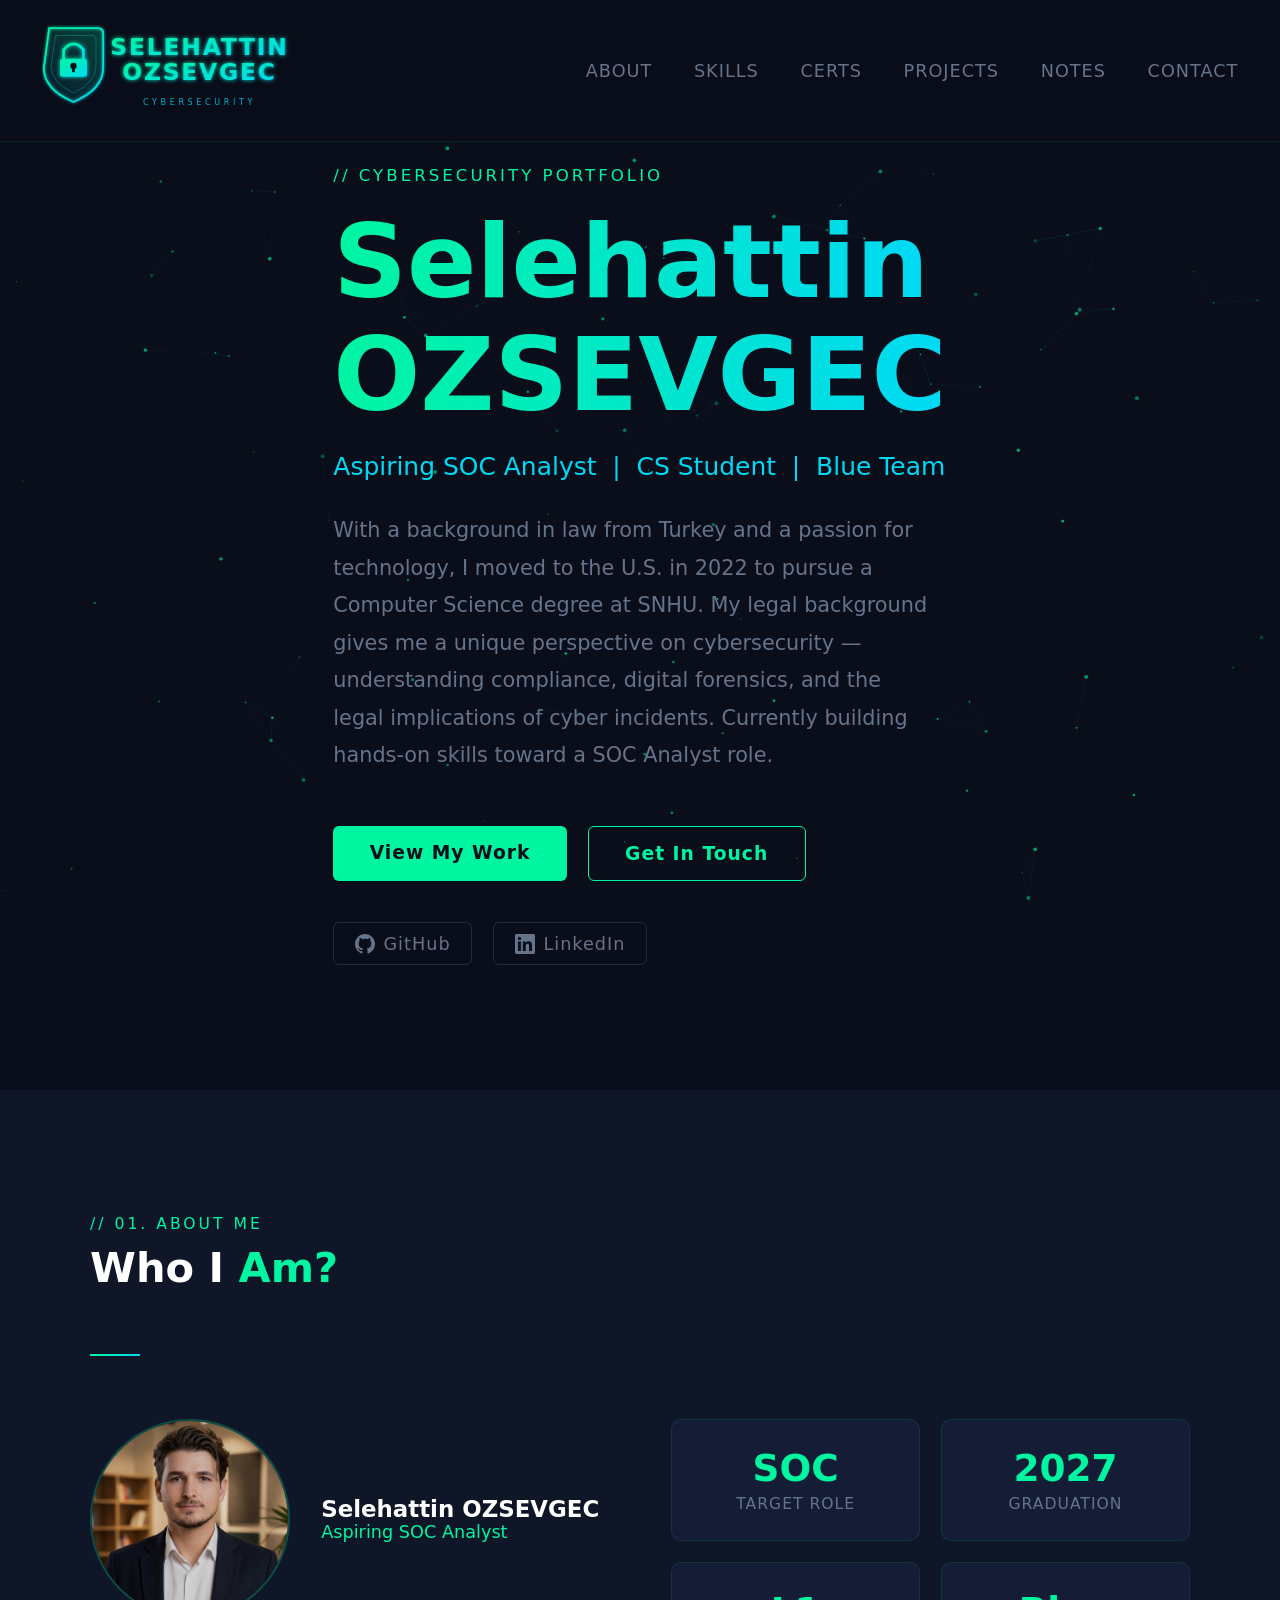
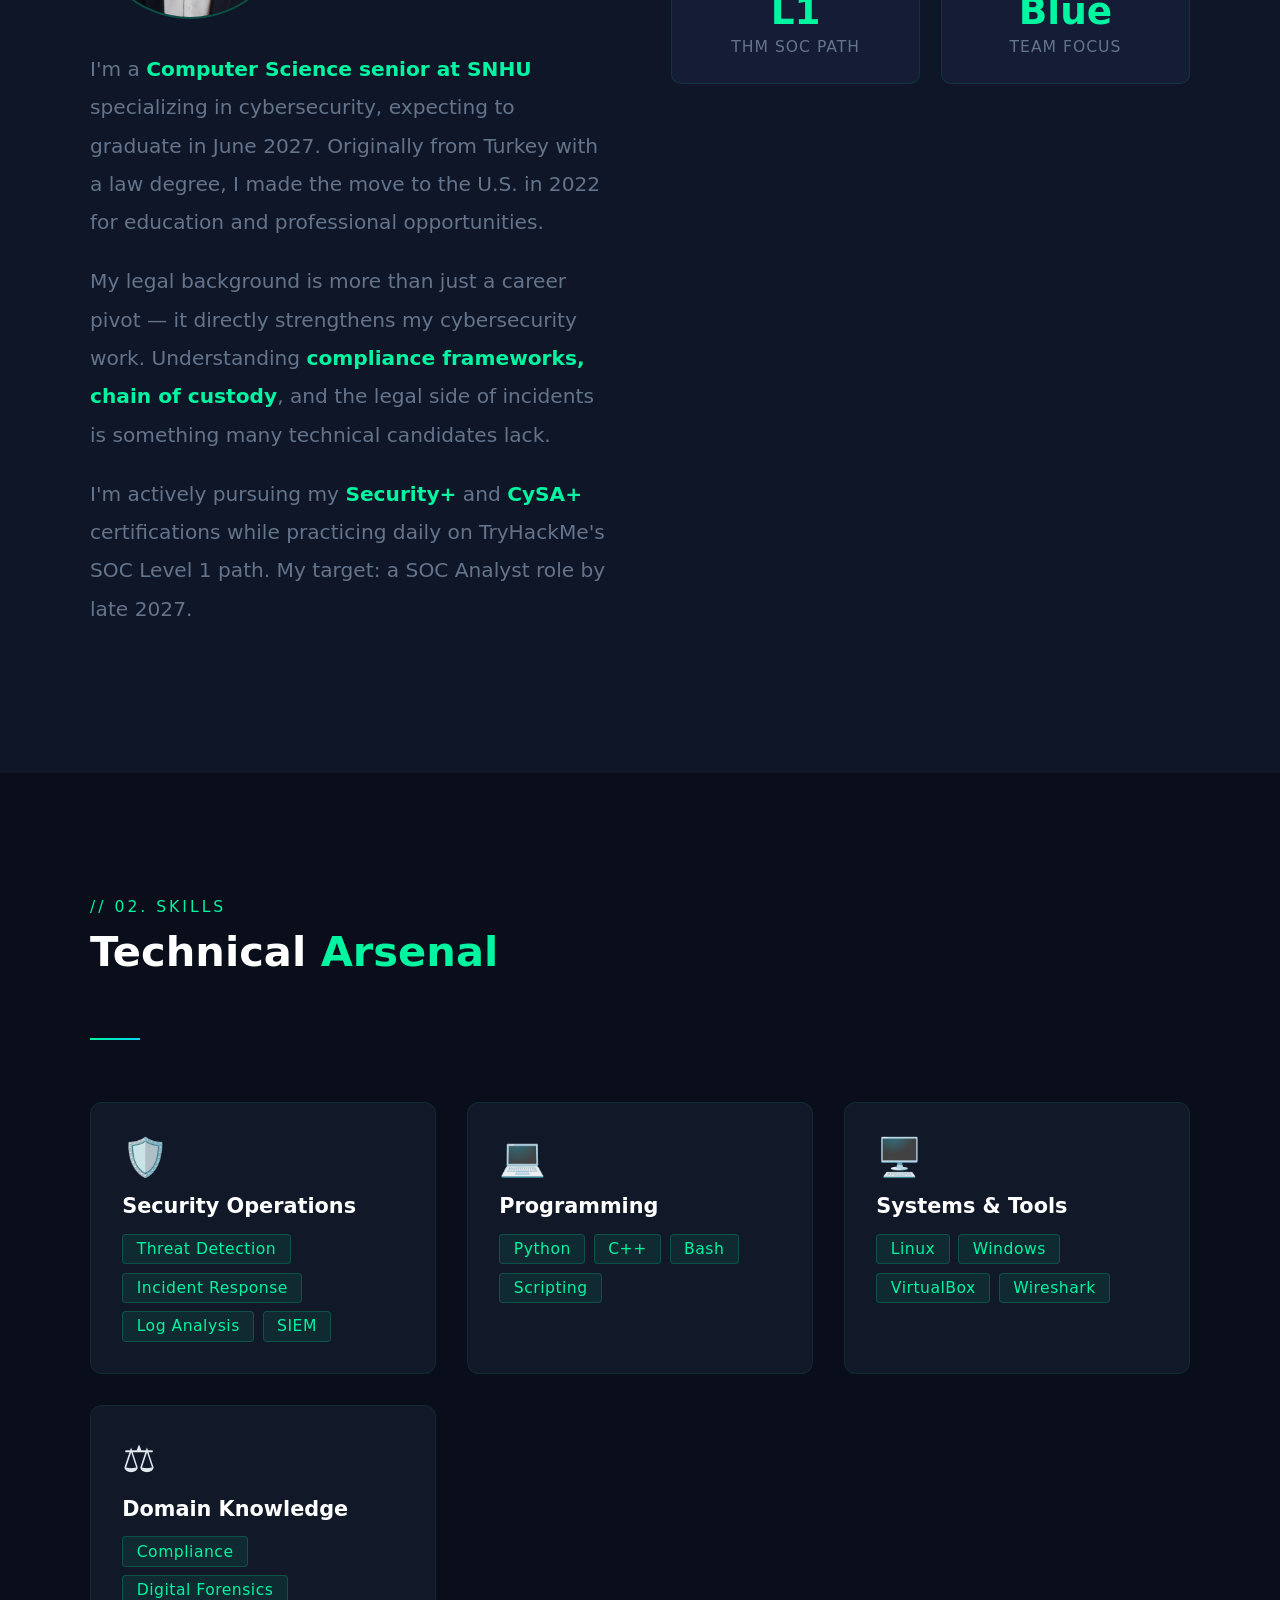
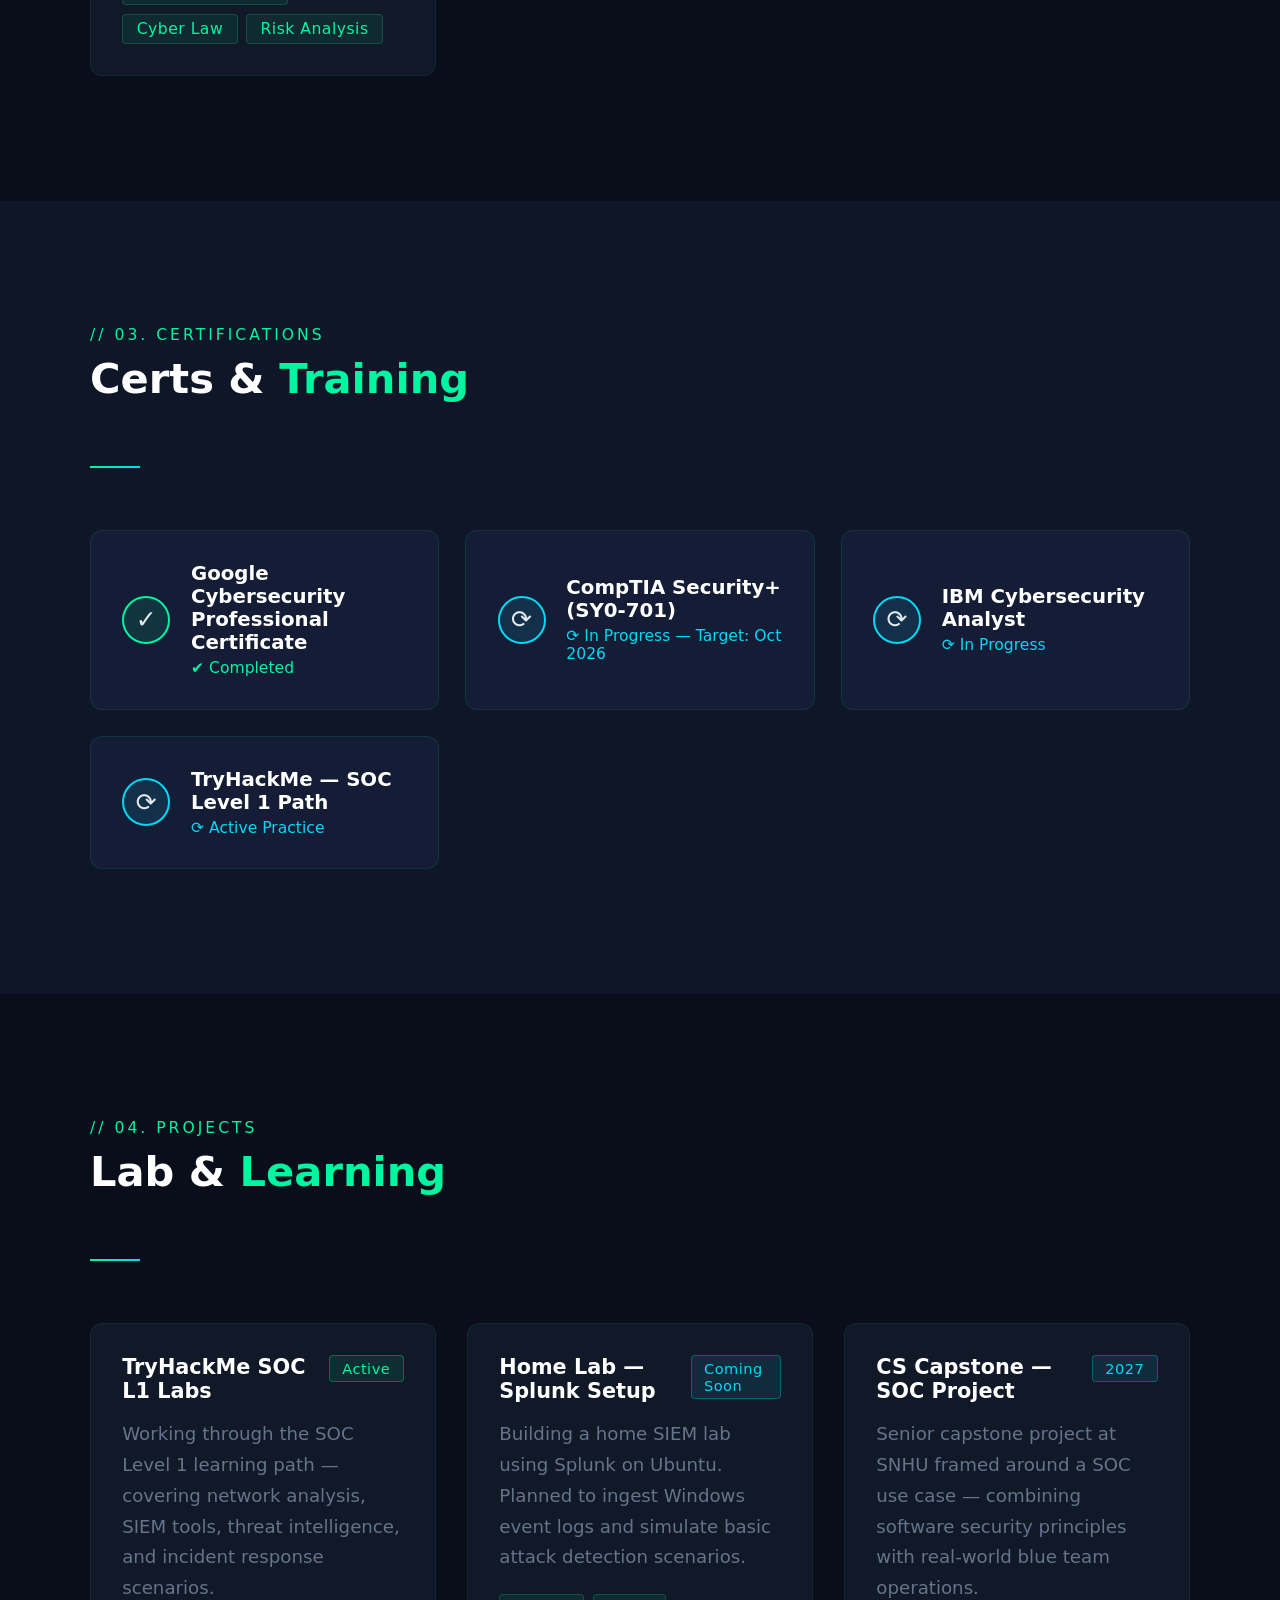
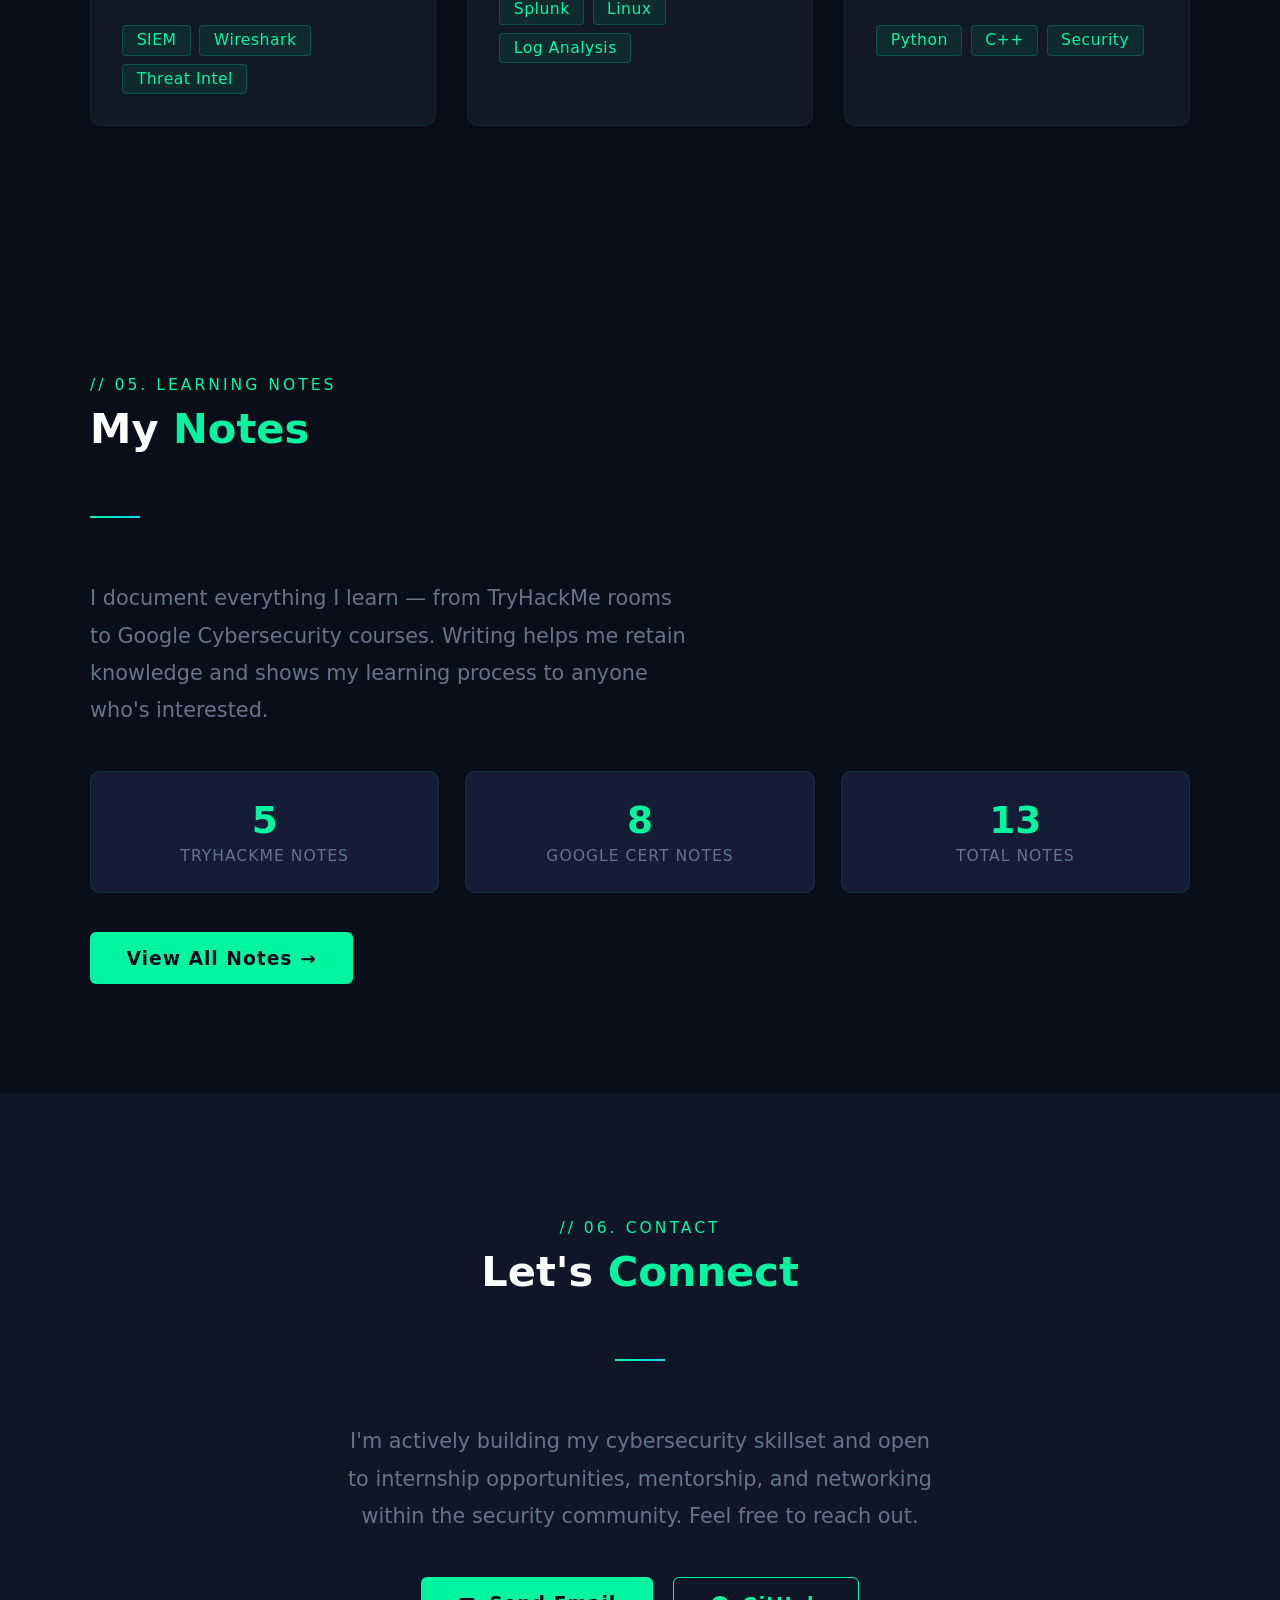
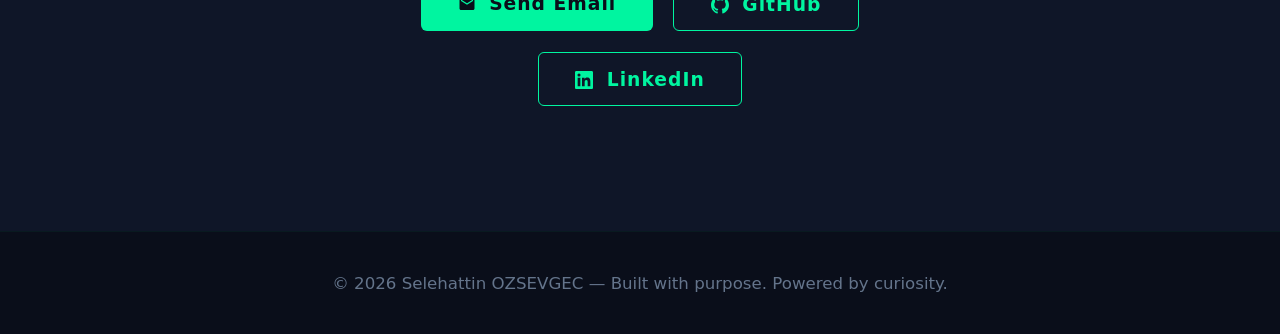
<file: index.html>
<!DOCTYPE html>
<html lang="en">
<head>
  <meta charset="UTF-8">
  <meta name="viewport" content="width=device-width, initial-scale=1.0">
  <title>Selehattin OZSEVGEC | Cybersecurity</title>
  <link rel="stylesheet" href="style.css">
  <link rel="icon" type="image/svg+xml" href="logo.svg">
  <meta property="og:title" content="Selehattin Ozsevgec | Cybersecurity Portfolio">
  <meta property="og:description" content="Aspiring SOC Analyst | CS Student at SNHU | Blue Team">
  <meta property="og:image" content="https://sozsevgec.me/logo.svg">
  <meta property="og:url" content="https://sozsevgec.me">
  <meta property="og:type" content="website">
  <meta name="twitter:card" content="summary">
  <meta name="twitter:image" content="https://sozsevgec.me/logo.svg">
</head>
<body>

<canvas id="bg"></canvas>

<nav>
  <div class="logo">
    <a href="index.html">
      <img src="logo.svg" alt="Selehattin Ozsevgec Logo" style="height:99px;width:auto;vertical-align:middle;">
    </a>
  </div>
  <button class="hamburger" id="hamburger" aria-label="Menu">
    <span></span><span></span><span></span>
  </button>
  <ul class="nav-links" id="navLinks">
    <li><a href="#about">About</a></li>
    <li><a href="#skills">Skills</a></li>
    <li><a href="#certifications">Certs</a></li>
    <li><a href="#projects">Projects</a></li>
    <li><a href="#notes">Notes</a></li>
    <li><a href="#contact">Contact</a></li>
  </ul>
</nav>

<section id="hero">
  <div class="container">
    <div class="hero-tag">// Cybersecurity Portfolio</div>
    <h1 class="hero-name">
      <span class="glitch" data-text="Selehattin">Selehattin</span><br>
      <span class="glitch" data-text="Ozsevgec">OZSEVGEC</span>
    </h1>
    <div class="hero-role">Aspiring SOC Analyst &nbsp;|&nbsp; CS Student &nbsp;|&nbsp; Blue Team</div>
    <p class="hero-bio">
      With a background in law from Turkey and a passion for technology, I moved to the U.S. in 2022 to pursue a Computer Science degree at SNHU. My legal background gives me a unique perspective on cybersecurity — understanding compliance, digital forensics, and the legal implications of cyber incidents. Currently building hands-on skills toward a SOC Analyst role.
    </p>
    <div class="hero-btns">
      <a href="#projects" class="btn btn-primary">View My Work</a>
      <a href="#contact" class="btn btn-outline">Get In Touch</a>
    </div>
    <div class="social-links">
      <a href="https://github.com/sozsevgec05" target="_blank">
        <svg width="20" height="20" viewBox="0 0 24 24" fill="currentColor"><path d="M12 0C5.37 0 0 5.37 0 12c0 5.3 3.438 9.8 8.205 11.385.6.113.82-.258.82-.577v-2.234c-3.338.726-4.033-1.416-4.033-1.416-.546-1.387-1.333-1.756-1.333-1.756-1.089-.745.083-.729.083-.729 1.205.084 1.839 1.237 1.839 1.237 1.07 1.834 2.807 1.304 3.492.997.107-.775.418-1.305.762-1.604-2.665-.305-5.467-1.334-5.467-5.931 0-1.311.469-2.381 1.236-3.221-.124-.303-.535-1.524.117-3.176 0 0 1.008-.322 3.301 1.23A11.509 11.509 0 0 1 12 5.803c1.02.005 2.047.138 3.006.404 2.291-1.552 3.297-1.23 3.297-1.23.653 1.653.242 2.874.118 3.176.77.84 1.235 1.911 1.235 3.221 0 4.609-2.807 5.624-5.479 5.921.43.372.823 1.102.823 2.222v3.293c0 .319.192.694.801.576C20.566 21.797 24 17.3 24 12c0-6.63-5.37-12-12-12z"/></svg>
        GitHub
      </a>
      <a href="https://www.linkedin.com/in/sozsevgec05/" target="_blank">
        <svg width="20" height="20" viewBox="0 0 24 24" fill="currentColor"><path d="M20.447 20.452h-3.554v-5.569c0-1.328-.027-3.037-1.852-3.037-1.853 0-2.136 1.445-2.136 2.939v5.667H9.351V9h3.414v1.561h.046c.477-.9 1.637-1.85 3.37-1.85 3.601 0 4.267 2.37 4.267 5.455v6.286zM5.337 7.433a2.062 2.062 0 0 1-2.063-2.065 2.064 2.064 0 1 1 2.063 2.065zm1.782 13.019H3.555V9h3.564v11.452zM22.225 0H1.771C.792 0 0 .774 0 1.729v20.542C0 23.227.792 24 1.771 24h20.451C23.2 24 24 23.227 24 22.271V1.729C24 .774 23.2 0 22.222 0h.003z"/></svg>
        LinkedIn
      </a>
    </div>
  </div>
</section>

<section id="about">
  <div class="container fade-in">
    <div class="section-label">// 01. About Me</div>
    <h2 class="section-title">Who I <span>Am?</span></h2>
    <div class="divider"></div>
    <div class="about-grid">
      <div class="about-text">
        <div style="display:flex;align-items:center;gap:1.5rem;margin-bottom:1.5rem;">
          <img src="photo.jpg" alt="Selehattin Ozsevgec" style="width:200px;height:200px;border-radius:50%;object-fit:cover;border:2px solid rgba(0,245,160,0.3);filter:brightness(0.85);flex-shrink:0;">
          <div>
            <div style="font-size:1.1rem;font-weight:700;color:#fff;">Selehattin OZSEVGEC</div>
            <div style="font-size:0.85rem;color:var(--neon);">Aspiring SOC Analyst</div>
          </div>
        </div>
        <p>I'm a <strong>Computer Science senior at SNHU</strong> specializing in cybersecurity, expecting to graduate in June 2027. Originally from Turkey with a law degree, I made the move to the U.S. in 2022 for education and professional opportunities.</p>
        <p>My legal background is more than just a career pivot — it directly strengthens my cybersecurity work. Understanding <strong>compliance frameworks, chain of custody</strong>, and the legal side of incidents is something many technical candidates lack.</p>
        <p>I'm actively pursuing my <strong>Security+</strong> and <strong>CySA+</strong> certifications while practicing daily on TryHackMe's SOC Level 1 path. My target: a SOC Analyst role by late 2027.</p>
      </div>
      <div class="about-stats">
        <div class="stat-card"><span class="stat-num">SOC</span><span class="stat-label">Target Role</span></div>
        <div class="stat-card"><span class="stat-num">2027</span><span class="stat-label">Graduation</span></div>
        <div class="stat-card"><span class="stat-num">L1</span><span class="stat-label">THM SOC Path</span></div>
        <div class="stat-card"><span class="stat-num">Blue</span><span class="stat-label">Team Focus</span></div>
      </div>
    </div>
  </div>
</section>

<section id="skills">
  <div class="container fade-in">
    <div class="section-label">// 02. Skills</div>
    <h2 class="section-title">Technical <span>Arsenal</span></h2>
    <div class="divider"></div>
    <div class="skills-grid">
      <div class="skill-card">
        <div class="skill-icon">🛡️</div>
        <div class="skill-title">Security Operations</div>
        <div class="skill-items">
          <span class="tag">Threat Detection</span>
          <span class="tag">Incident Response</span>
          <span class="tag">Log Analysis</span>
          <span class="tag">SIEM</span>
        </div>
      </div>
      <div class="skill-card">
        <div class="skill-icon">💻</div>
        <div class="skill-title">Programming</div>
        <div class="skill-items">
          <span class="tag">Python</span>
          <span class="tag">C++</span>
          <span class="tag">Bash</span>
          <span class="tag">Scripting</span>
        </div>
      </div>
      <div class="skill-card">
        <div class="skill-icon">🖥️</div>
        <div class="skill-title">Systems & Tools</div>
        <div class="skill-items">
          <span class="tag">Linux</span>
          <span class="tag">Windows</span>
          <span class="tag">VirtualBox</span>
          <span class="tag">Wireshark</span>
        </div>
      </div>
      <div class="skill-card">
        <div class="skill-icon">⚖️</div>
        <div class="skill-title">Domain Knowledge</div>
        <div class="skill-items">
          <span class="tag">Compliance</span>
          <span class="tag">Digital Forensics</span>
          <span class="tag">Cyber Law</span>
          <span class="tag">Risk Analysis</span>
        </div>
      </div>
    </div>
  </div>
</section>

<section id="certifications">
  <div class="container fade-in">
    <div class="section-label">// 03. Certifications</div>
    <h2 class="section-title">Certs & <span>Training</span></h2>
    <div class="divider"></div>
    <div class="certs-list">
      <div class="cert-card">
        <div class="cert-badge done">✓</div>
        <div>
          <div class="cert-name">Google Cybersecurity Professional Certificate</div>
          <div class="cert-status done">✔ Completed</div>
        </div>
      </div>
      <div class="cert-card">
        <div class="cert-badge progress">⟳</div>
        <div>
          <div class="cert-name">CompTIA Security+ (SY0-701)</div>
          <div class="cert-status progress">⟳ In Progress — Target: Oct 2026</div>
        </div>
      </div>
      <div class="cert-card">
        <div class="cert-badge progress">⟳</div>
        <div>
          <div class="cert-name">IBM Cybersecurity Analyst</div>
          <div class="cert-status progress">⟳ In Progress</div>
        </div>
      </div>
      <div class="cert-card">
        <div class="cert-badge progress">⟳</div>
        <div>
          <div class="cert-name">TryHackMe — SOC Level 1 Path</div>
          <div class="cert-status progress">⟳ Active Practice</div>
        </div>
      </div>
    </div>
  </div>
</section>

<section id="projects">
  <div class="container fade-in">
    <div class="section-label">// 04. Projects</div>
    <h2 class="section-title">Lab & <span>Learning</span></h2>
    <div class="divider"></div>
    <div class="projects-grid">
      <div class="project-card">
        <div class="project-top">
          <div class="project-title">TryHackMe SOC L1 Labs</div>
          <span class="project-badge badge-active">Active</span>
        </div>
        <p class="project-desc">Working through the SOC Level 1 learning path — covering network analysis, SIEM tools, threat intelligence, and incident response scenarios.</p>
        <div class="skill-items" style="margin-top:1rem;">
          <span class="tag">SIEM</span>
          <span class="tag">Wireshark</span>
          <span class="tag">Threat Intel</span>
        </div>
      </div>
      <div class="project-card">
        <div class="project-top">
          <div class="project-title">Home Lab — Splunk Setup</div>
          <span class="project-badge badge-coming">Coming Soon</span>
        </div>
        <p class="project-desc">Building a home SIEM lab using Splunk on Ubuntu. Planned to ingest Windows event logs and simulate basic attack detection scenarios.</p>
        <div class="skill-items" style="margin-top:1rem;">
          <span class="tag">Splunk</span>
          <span class="tag">Linux</span>
          <span class="tag">Log Analysis</span>
        </div>
      </div>
      <div class="project-card">
        <div class="project-top">
          <div class="project-title">CS Capstone — SOC Project</div>
          <span class="project-badge badge-coming">2027</span>
        </div>
        <p class="project-desc">Senior capstone project at SNHU framed around a SOC use case — combining software security principles with real-world blue team operations.</p>
        <div class="skill-items" style="margin-top:1rem;">
          <span class="tag">Python</span>
          <span class="tag">C++</span>
          <span class="tag">Security</span>
        </div>
      </div>
    </div>
  </div>
</section>

<section id="notes">
  <div class="container fade-in">
    <div class="section-label">// 05. Learning Notes</div>
    <h2 class="section-title">My <span>Notes</span></h2>
    <div class="divider"></div>
    <p style="color:var(--muted);line-height:1.8;max-width:600px;margin-bottom:2rem;">
      I document everything I learn — from TryHackMe rooms to Google Cybersecurity courses. Writing helps me retain knowledge and shows my learning process to anyone who's interested.
    </p>
    <div style="display:grid;grid-template-columns:repeat(auto-fit,minmax(250px,1fr));gap:1.25rem;margin-bottom:2.5rem;">
      <div class="stat-card"><span class="stat-num">5</span><span class="stat-label">TryHackMe Notes</span></div>
      <div class="stat-card"><span class="stat-num">8</span><span class="stat-label">Google Cert Notes</span></div>
      <div class="stat-card"><span class="stat-num">13</span><span class="stat-label">Total Notes</span></div>
    </div>
    <a href="blog.html" class="btn btn-primary">View All Notes →</a>
  </div>
</section>


<section id="contact">
  <div class="container fade-in">
    <div class="section-label">// 06. Contact</div>
    <h2 class="section-title">Let's <span>Connect</span></h2>
    <div class="divider" style="margin:0 auto 3rem;"></div>
    <div class="contact-inner">
      <p>I'm actively building my cybersecurity skillset and open to internship opportunities, mentorship, and networking within the security community. Feel free to reach out.</p>
      <div class="contact-links">
        <a href="mailto:selehattin.ozsevgec@snhu.edu" class="btn btn-primary">
          <svg width="18" height="18" viewBox="0 0 24 24" fill="currentColor" style="vertical-align:middle;margin-right:6px;"><path d="M20 4H4c-1.1 0-2 .9-2 2v12c0 1.1.9 2 2 2h16c1.1 0 2-.9 2-2V6c0-1.1-.9-2-2-2zm0 4l-8 5-8-5V6l8 5 8-5v2z"/></svg>
          Send Email
        </a>
        <a href="https://github.com/sozsevgec05" target="_blank" class="btn btn-outline">
          <svg width="18" height="18" viewBox="0 0 24 24" fill="currentColor" style="vertical-align:middle;margin-right:6px;"><path d="M12 0C5.37 0 0 5.37 0 12c0 5.3 3.438 9.8 8.205 11.385.6.113.82-.258.82-.577v-2.234c-3.338.726-4.033-1.416-4.033-1.416-.546-1.387-1.333-1.756-1.333-1.756-1.089-.745.083-.729.083-.729 1.205.084 1.839 1.237 1.839 1.237 1.07 1.834 2.807 1.304 3.492.997.107-.775.418-1.305.762-1.604-2.665-.305-5.467-1.334-5.467-5.931 0-1.311.469-2.381 1.236-3.221-.124-.303-.535-1.524.117-3.176 0 0 1.008-.322 3.301 1.23A11.509 11.509 0 0 1 12 5.803c1.02.005 2.047.138 3.006.404 2.291-1.552 3.297-1.23 3.297-1.23.653 1.653.242 2.874.118 3.176.77.84 1.235 1.911 1.235 3.221 0 4.609-2.807 5.624-5.479 5.921.43.372.823 1.102.823 2.222v3.293c0 .319.192.694.801.576C20.566 21.797 24 17.3 24 12c0-6.63-5.37-12-12-12z"/></svg>
          GitHub
        </a>
        <a href="https://www.linkedin.com/in/sozsevgec05/" target="_blank" class="btn btn-outline">
          <svg width="18" height="18" viewBox="0 0 24 24" fill="currentColor" style="vertical-align:middle;margin-right:6px;"><path d="M20.447 20.452h-3.554v-5.569c0-1.328-.027-3.037-1.852-3.037-1.853 0-2.136 1.445-2.136 2.939v5.667H9.351V9h3.414v1.561h.046c.477-.9 1.637-1.85 3.37-1.85 3.601 0 4.267 2.37 4.267 5.455v6.286zM5.337 7.433a2.062 2.062 0 0 1-2.063-2.065 2.064 2.064 0 1 1 2.063 2.065zm1.782 13.019H3.555V9h3.564v11.452zM22.225 0H1.771C.792 0 0 .774 0 1.729v20.542C0 23.227.792 24 1.771 24h20.451C23.2 24 24 23.227 24 22.271V1.729C24 .774 23.2 0 22.222 0h.003z"/></svg>
          LinkedIn
        </a>
      </div>
    </div>
  </div>
</section>

<footer>
  <p>© 2026 Selehattin OZSEVGEC — Built with purpose. Powered by curiosity.</p>
</footer>

<script src="script.js"></script>
</body>
</html>
</file>
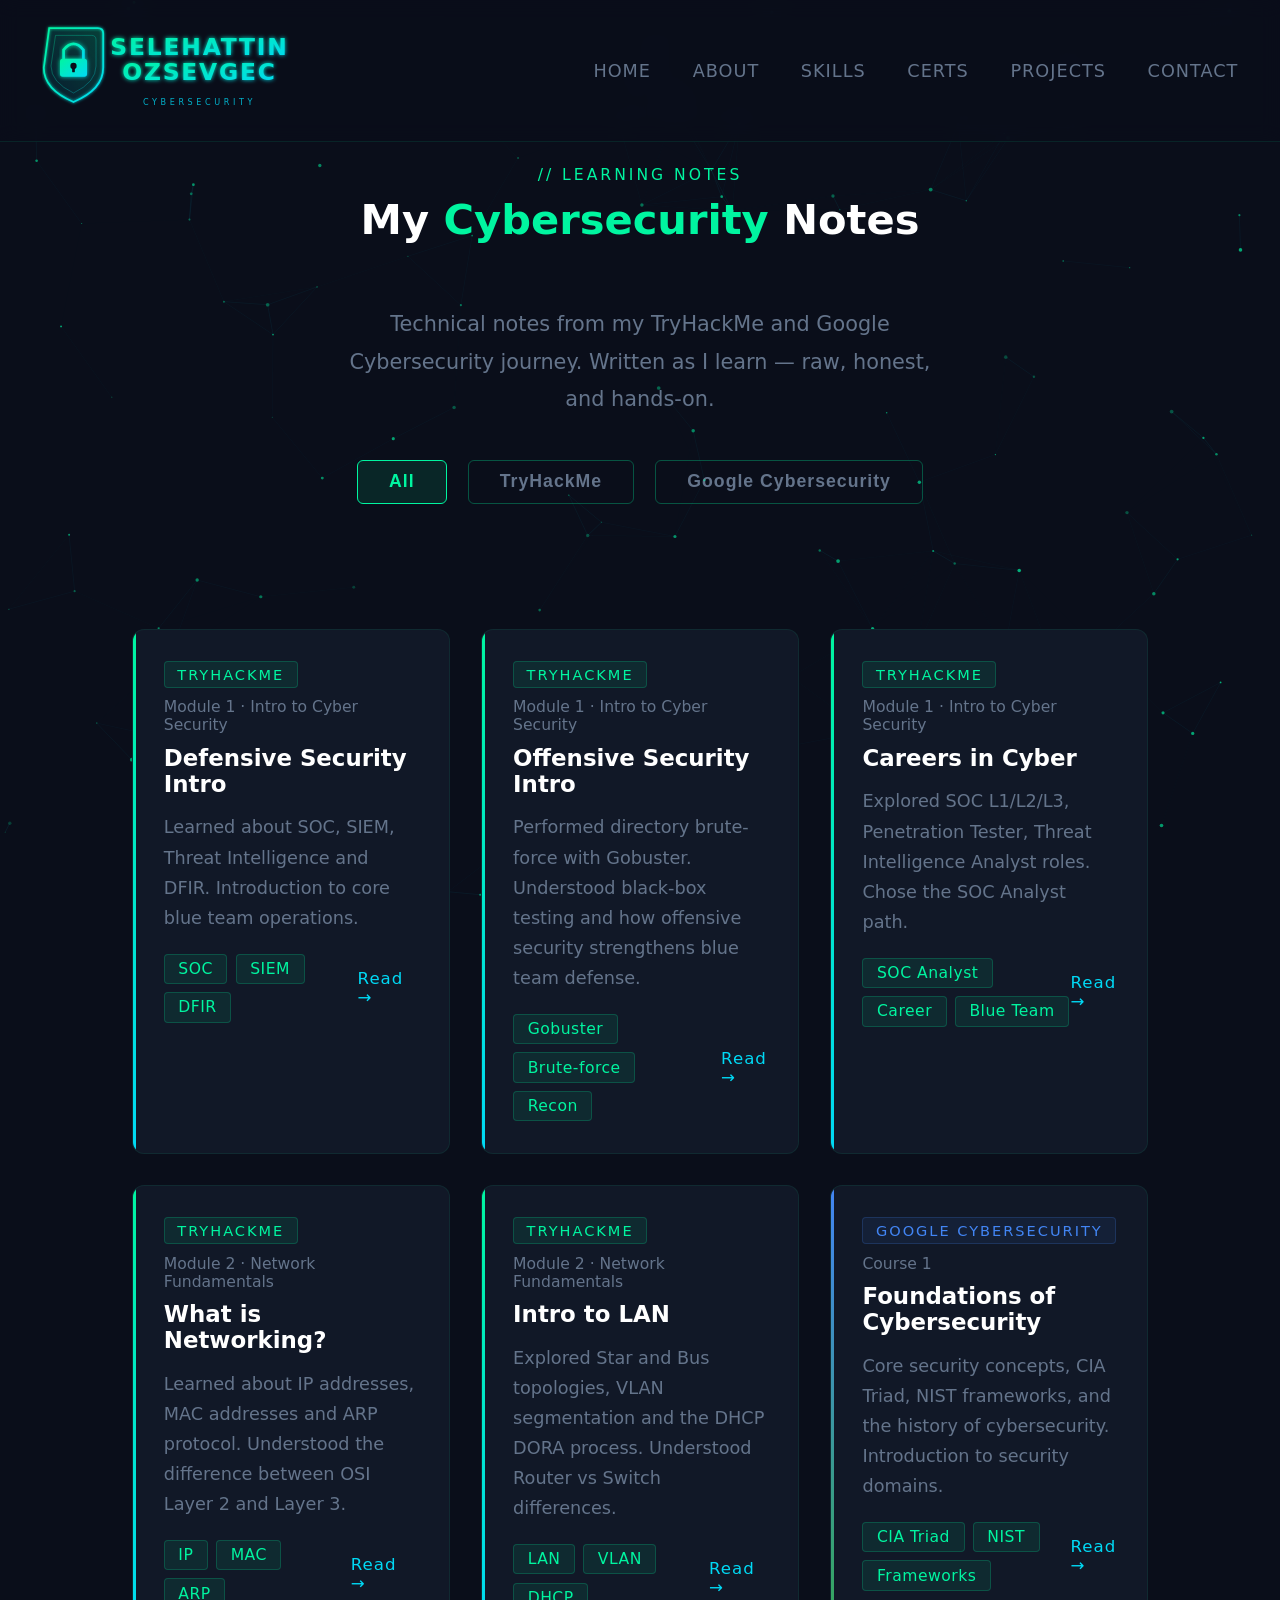
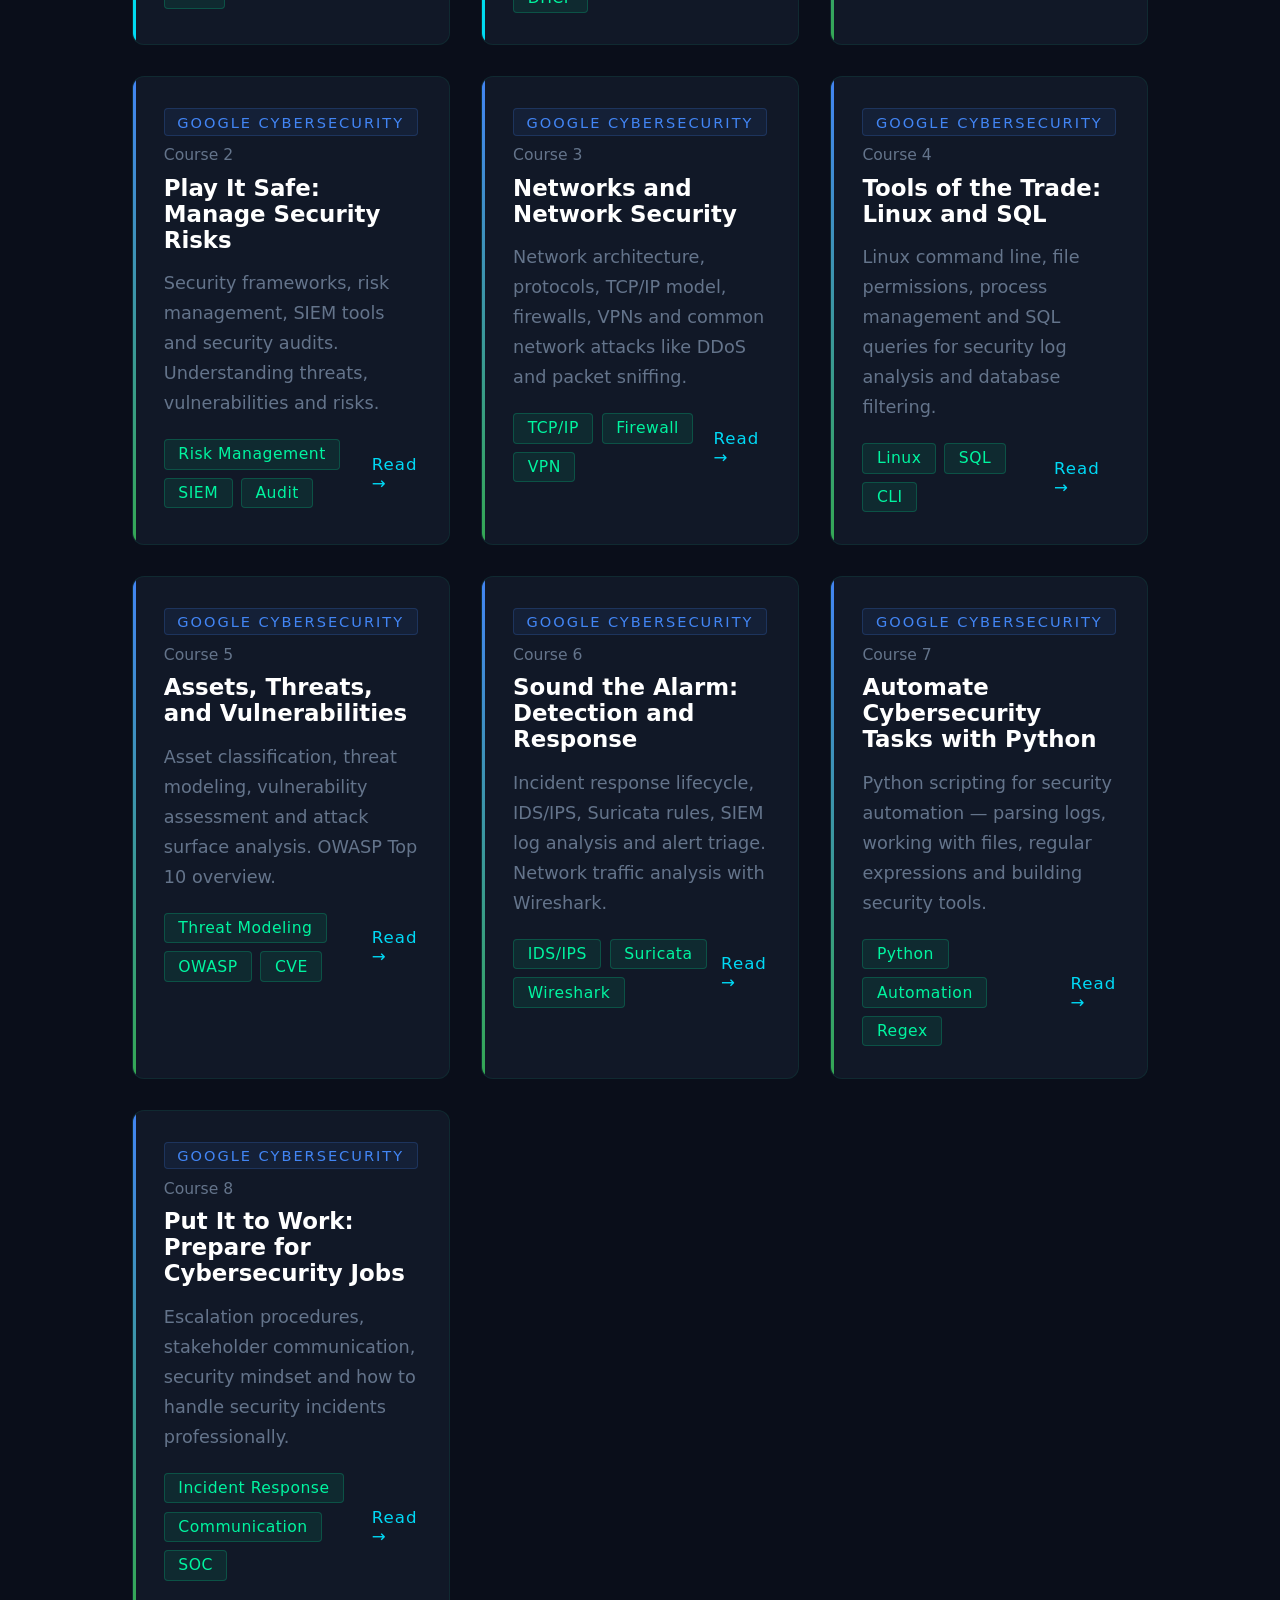
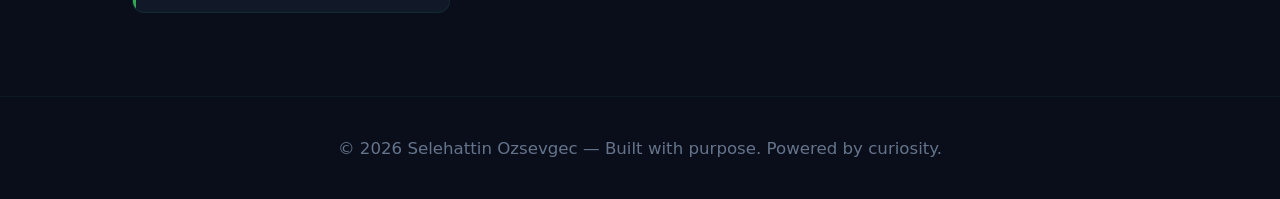
<file: blog.html>
<!DOCTYPE html>
<html lang="en">
<head>
  <meta charset="UTF-8">
  <meta name="viewport" content="width=device-width, initial-scale=1.0">
  <title>Notes | Selehattin Ozsevgec</title>
  <link rel="stylesheet" href="style.css">
  <link rel="icon" type="image/svg+xml" href="logo.svg">
  <style>
    .blog-hero{padding:8rem 2rem 3rem;text-align:center;}
    .filter-bar{display:flex;justify-content:center;gap:1rem;margin-bottom:3rem;flex-wrap:wrap;}
    .filter-btn{padding:0.5rem 1.5rem;border-radius:6px;font-size:0.85rem;font-weight:600;letter-spacing:1px;cursor:pointer;border:1px solid rgba(0,245,160,0.3);background:transparent;color:var(--muted);transition:all 0.3s;}
    .filter-btn:hover{color:var(--neon);border-color:var(--neon);}
    .filter-btn.active{background:rgba(0,245,160,0.1);color:var(--neon);border-color:var(--neon);}
    .blog-grid{display:grid;grid-template-columns:repeat(auto-fit,minmax(300px,1fr));gap:1.5rem;padding:0 2rem 4rem;max-width:1100px;margin:0 auto;}
    .note-card{background:var(--card);border:1px solid rgba(0,245,160,0.08);border-radius:12px;padding:1.5rem;cursor:pointer;transition:all 0.3s;position:relative;overflow:hidden;}
    .note-card::before{content:'';position:absolute;top:0;left:0;width:3px;height:100%;background:linear-gradient(180deg,var(--neon),var(--neon2));}
    .note-card.thm::before{background:linear-gradient(180deg,#00f5a0,#00d9f5);}
    .note-card.google::before{background:linear-gradient(180deg,#4285f4,#34a853);}
    .note-card:hover{border-color:rgba(0,245,160,0.3);transform:translateY(-4px);}
    .note-card.hidden{display:none;}
    .note-source{display:inline-block;font-size:0.7rem;letter-spacing:2px;text-transform:uppercase;padding:0.2rem 0.6rem;border-radius:4px;margin-bottom:0.5rem;}
    .note-source.thm{background:rgba(0,245,160,0.08);color:var(--neon);border:1px solid rgba(0,245,160,0.2);}
    .note-source.google{background:rgba(66,133,244,0.08);color:#4285f4;border:1px solid rgba(66,133,244,0.2);}
    .note-module{font-size:0.75rem;color:var(--muted);margin-bottom:0.5rem;}
    .note-title{font-size:1.1rem;font-weight:700;color:#fff;margin-bottom:0.75rem;}
    .note-preview{font-size:0.85rem;color:var(--muted);line-height:1.7;margin-bottom:1rem;}
    .note-footer{display:flex;justify-content:space-between;align-items:center;}
    .note-tags{display:flex;gap:0.4rem;flex-wrap:wrap;}
    .note-read{font-size:0.8rem;color:var(--neon2);letter-spacing:1px;}
    .modal-overlay{display:none;position:fixed;top:0;left:0;width:100%;height:100%;background:rgba(0,0,0,0.85);z-index:1000;align-items:center;justify-content:center;padding:2rem;}
    .modal-overlay.active{display:flex;}
    .modal{background:var(--dark2);border:1px solid rgba(0,245,160,0.15);border-radius:16px;max-width:700px;width:100%;max-height:85vh;overflow-y:auto;padding:2.5rem;position:relative;}
    .modal-close{position:absolute;top:1rem;right:1.25rem;background:none;border:none;color:var(--muted);font-size:1.5rem;cursor:pointer;transition:color 0.3s;}
    .modal-close:hover{color:var(--neon);}
    .modal-module{font-size:0.7rem;letter-spacing:3px;color:var(--neon);text-transform:uppercase;margin-bottom:0.5rem;}
    .modal-title{font-size:1.6rem;font-weight:800;color:#fff;margin-bottom:1.5rem;}
    .modal-divider{width:50px;height:2px;background:linear-gradient(90deg,var(--neon),var(--neon2));margin-bottom:1.5rem;}
    .modal-body{font-size:0.95rem;color:var(--muted);line-height:1.9;}
    .modal-body p{margin-bottom:1rem;}
    .modal-body strong{color:var(--neon);}
    .modal-body code{background:rgba(0,245,160,0.08);border:1px solid rgba(0,245,160,0.2);color:var(--neon2);padding:0.15rem 0.5rem;border-radius:4px;font-size:0.85rem;font-family:monospace;}
    .modal-tags{display:flex;gap:0.5rem;flex-wrap:wrap;margin-top:1.5rem;padding-top:1.5rem;border-top:1px solid rgba(0,245,160,0.08);}
  </style>
</head>
<body>

<canvas id="bg"></canvas>

<nav>
  <div class="logo">
    <a href="index.html">
      <img src="logo.svg" alt="Selehattin Ozsevgec Logo" style="height:99px;width:auto;vertical-align:middle;">
    </a>
  </div>
  <button class="hamburger" id="hamburger" aria-label="Menu">
    <span></span><span></span><span></span>
  </button>
  <ul class="nav-links" id="navLinks">
    <li><a href="index.html">Home</a></li>
    <li><a href="index.html#about">About</a></li>
    <li><a href="index.html#skills">Skills</a></li>
    <li><a href="index.html#certifications">Certs</a></li>
    <li><a href="index.html#projects">Projects</a></li>
    <li><a href="index.html#contact">Contact</a></li>
  </ul>
</nav>

<div class="blog-hero">
  <div class="section-label">// Learning Notes</div>
  <h1 class="section-title">My <span>Cybersecurity</span> Notes</h1>
  <p style="color:var(--muted);max-width:600px;margin:0 auto 2rem;line-height:1.8;">
    Technical notes from my TryHackMe and Google Cybersecurity journey. Written as I learn — raw, honest, and hands-on.
  </p>
  <div class="filter-bar">
    <button class="filter-btn active" onclick="filterNotes('all', this)">All</button>
    <button class="filter-btn" onclick="filterNotes('thm', this)">TryHackMe</button>
    <button class="filter-btn" onclick="filterNotes('google', this)">Google Cybersecurity</button>
  </div>
</div>

<div class="blog-grid">
  <div class="note-card thm" onclick="openModal('modal1')">
    <span class="note-source thm">TryHackMe</span>
    <div class="note-module">Module 1 · Intro to Cyber Security</div>
    <div class="note-title">Defensive Security Intro</div>
    <div class="note-preview">Learned about SOC, SIEM, Threat Intelligence and DFIR. Introduction to core blue team operations.</div>
    <div class="note-footer">
      <div class="note-tags"><span class="tag">SOC</span><span class="tag">SIEM</span><span class="tag">DFIR</span></div>
      <span class="note-read">Read →</span>
    </div>
  </div>

  <div class="note-card thm" onclick="openModal('modal2')">
    <span class="note-source thm">TryHackMe</span>
    <div class="note-module">Module 1 · Intro to Cyber Security</div>
    <div class="note-title">Offensive Security Intro</div>
    <div class="note-preview">Performed directory brute-force with Gobuster. Understood black-box testing and how offensive security strengthens blue team defense.</div>
    <div class="note-footer">
      <div class="note-tags"><span class="tag">Gobuster</span><span class="tag">Brute-force</span><span class="tag">Recon</span></div>
      <span class="note-read">Read →</span>
    </div>
  </div>

  <div class="note-card thm" onclick="openModal('modal3')">
    <span class="note-source thm">TryHackMe</span>
    <div class="note-module">Module 1 · Intro to Cyber Security</div>
    <div class="note-title">Careers in Cyber</div>
    <div class="note-preview">Explored SOC L1/L2/L3, Penetration Tester, Threat Intelligence Analyst roles. Chose the SOC Analyst path.</div>
    <div class="note-footer">
      <div class="note-tags"><span class="tag">SOC Analyst</span><span class="tag">Career</span><span class="tag">Blue Team</span></div>
      <span class="note-read">Read →</span>
    </div>
  </div>

  <div class="note-card thm" onclick="openModal('modal4')">
    <span class="note-source thm">TryHackMe</span>
    <div class="note-module">Module 2 · Network Fundamentals</div>
    <div class="note-title">What is Networking?</div>
    <div class="note-preview">Learned about IP addresses, MAC addresses and ARP protocol. Understood the difference between OSI Layer 2 and Layer 3.</div>
    <div class="note-footer">
      <div class="note-tags"><span class="tag">IP</span><span class="tag">MAC</span><span class="tag">ARP</span></div>
      <span class="note-read">Read →</span>
    </div>
  </div>

  <div class="note-card thm" onclick="openModal('modal5')">
    <span class="note-source thm">TryHackMe</span>
    <div class="note-module">Module 2 · Network Fundamentals</div>
    <div class="note-title">Intro to LAN</div>
    <div class="note-preview">Explored Star and Bus topologies, VLAN segmentation and the DHCP DORA process. Understood Router vs Switch differences.</div>
    <div class="note-footer">
      <div class="note-tags"><span class="tag">LAN</span><span class="tag">VLAN</span><span class="tag">DHCP</span></div>
      <span class="note-read">Read →</span>
    </div>
  </div>

  <div class="note-card google" onclick="openModal('gmodal1')">
    <span class="note-source google">Google Cybersecurity</span>
    <div class="note-module">Course 1</div>
    <div class="note-title">Foundations of Cybersecurity</div>
    <div class="note-preview">Core security concepts, CIA Triad, NIST frameworks, and the history of cybersecurity. Introduction to security domains.</div>
    <div class="note-footer">
      <div class="note-tags"><span class="tag">CIA Triad</span><span class="tag">NIST</span><span class="tag">Frameworks</span></div>
      <span class="note-read">Read →</span>
    </div>
  </div>

  <div class="note-card google" onclick="openModal('gmodal2')">
    <span class="note-source google">Google Cybersecurity</span>
    <div class="note-module">Course 2</div>
    <div class="note-title">Play It Safe: Manage Security Risks</div>
    <div class="note-preview">Security frameworks, risk management, SIEM tools and security audits. Understanding threats, vulnerabilities and risks.</div>
    <div class="note-footer">
      <div class="note-tags"><span class="tag">Risk Management</span><span class="tag">SIEM</span><span class="tag">Audit</span></div>
      <span class="note-read">Read →</span>
    </div>
  </div>

  <div class="note-card google" onclick="openModal('gmodal3')">
    <span class="note-source google">Google Cybersecurity</span>
    <div class="note-module">Course 3</div>
    <div class="note-title">Networks and Network Security</div>
    <div class="note-preview">Network architecture, protocols, TCP/IP model, firewalls, VPNs and common network attacks like DDoS and packet sniffing.</div>
    <div class="note-footer">
      <div class="note-tags"><span class="tag">TCP/IP</span><span class="tag">Firewall</span><span class="tag">VPN</span></div>
      <span class="note-read">Read →</span>
    </div>
  </div>

  <div class="note-card google" onclick="openModal('gmodal4')">
    <span class="note-source google">Google Cybersecurity</span>
    <div class="note-module">Course 4</div>
    <div class="note-title">Tools of the Trade: Linux and SQL</div>
    <div class="note-preview">Linux command line, file permissions, process management and SQL queries for security log analysis and database filtering.</div>
    <div class="note-footer">
      <div class="note-tags"><span class="tag">Linux</span><span class="tag">SQL</span><span class="tag">CLI</span></div>
      <span class="note-read">Read →</span>
    </div>
  </div>

  <div class="note-card google" onclick="openModal('gmodal5')">
    <span class="note-source google">Google Cybersecurity</span>
    <div class="note-module">Course 5</div>
    <div class="note-title">Assets, Threats, and Vulnerabilities</div>
    <div class="note-preview">Asset classification, threat modeling, vulnerability assessment and attack surface analysis. OWASP Top 10 overview.</div>
    <div class="note-footer">
      <div class="note-tags"><span class="tag">Threat Modeling</span><span class="tag">OWASP</span><span class="tag">CVE</span></div>
      <span class="note-read">Read →</span>
    </div>
  </div>

  <div class="note-card google" onclick="openModal('gmodal6')">
    <span class="note-source google">Google Cybersecurity</span>
    <div class="note-module">Course 6</div>
    <div class="note-title">Sound the Alarm: Detection and Response</div>
    <div class="note-preview">Incident response lifecycle, IDS/IPS, Suricata rules, SIEM log analysis and alert triage. Network traffic analysis with Wireshark.</div>
    <div class="note-footer">
      <div class="note-tags"><span class="tag">IDS/IPS</span><span class="tag">Suricata</span><span class="tag">Wireshark</span></div>
      <span class="note-read">Read →</span>
    </div>
  </div>

  <div class="note-card google" onclick="openModal('gmodal7')">
    <span class="note-source google">Google Cybersecurity</span>
    <div class="note-module">Course 7</div>
    <div class="note-title">Automate Cybersecurity Tasks with Python</div>
    <div class="note-preview">Python scripting for security automation — parsing logs, working with files, regular expressions and building security tools.</div>
    <div class="note-footer">
      <div class="note-tags"><span class="tag">Python</span><span class="tag">Automation</span><span class="tag">Regex</span></div>
      <span class="note-read">Read →</span>
    </div>
  </div>

  <div class="note-card google" onclick="openModal('gmodal8')">
    <span class="note-source google">Google Cybersecurity</span>
    <div class="note-module">Course 8</div>
    <div class="note-title">Put It to Work: Prepare for Cybersecurity Jobs</div>
    <div class="note-preview">Escalation procedures, stakeholder communication, security mindset and how to handle security incidents professionally.</div>
    <div class="note-footer">
      <div class="note-tags"><span class="tag">Incident Response</span><span class="tag">Communication</span><span class="tag">SOC</span></div>
      <span class="note-read">Read →</span>
    </div>
  </div>
</div>

<!-- THM MODALS -->
<div class="modal-overlay" id="modal1" onclick="closeModal(event,'modal1')">
  <div class="modal">
    <button class="modal-close">×</button>
    <div class="modal-module">TryHackMe · Module 1</div>
    <div class="modal-title">Defensive Security Intro</div>
    <div class="modal-divider"></div>
    <div class="modal-body">
      <p><strong>SOC (Security Operations Center)</strong> is a team that works 24/7 to detect threats and respond to incidents. SOC analysts use <code>SIEM</code> tools to collect logs, write correlation rules, and detect anomalies.</p>
      <p><strong>Threat Intelligence</strong> involves analyzing attackers' <code>TTPs</code> (Tactics, Techniques, Procedures) to anticipate future attacks. IOCs (Indicators of Compromise) — IP addresses, domains, file hashes — are the core building blocks of threat intel.</p>
      <p><strong>DFIR (Digital Forensics and Incident Response)</strong> is the process of collecting evidence and understanding how a system was compromised after an attack. Chain of custody is critical to maintaining the integrity of digital evidence.</p>
      <p><strong>Malware Analysis</strong> comes in two forms: <code>Static analysis</code> (examining without executing — strings, hash, PE headers) and <code>Dynamic analysis</code> (running in a sandbox to observe behavior).</p>
    </div>
    <div class="modal-tags"><span class="tag">SOC</span><span class="tag">SIEM</span><span class="tag">DFIR</span><span class="tag">Threat Intel</span><span class="tag">Malware Analysis</span></div>
  </div>
</div>

<div class="modal-overlay" id="modal2" onclick="closeModal(event,'modal2')">
  <div class="modal">
    <button class="modal-close">×</button>
    <div class="modal-module">TryHackMe · Module 1</div>
    <div class="modal-title">Offensive Security Intro</div>
    <div class="modal-divider"></div>
    <div class="modal-body">
      <p>In this room I used <strong>Gobuster</strong> to perform a <code>directory brute-force</code> attack against a web application. Gobuster uses a wordlist to discover hidden directories and files on a web server.</p>
      <p>Paths like <code>/admin</code>, <code>/secret</code>, and <code>/backup</code> can be discovered this way. Using a <strong>black-box testing</strong> approach, I started with zero knowledge of the target and performed surface-level reconnaissance.</p>
      <p>The goal of offensive security is to find vulnerabilities before attackers do — which in turn strengthens the blue team's defensive strategy. Thinking like an attacker is a SOC analyst's strongest weapon.</p>
    </div>
    <div class="modal-tags"><span class="tag">Gobuster</span><span class="tag">Brute-force</span><span class="tag">Recon</span><span class="tag">Black-box</span></div>
  </div>
</div>

<div class="modal-overlay" id="modal3" onclick="closeModal(event,'modal3')">
  <div class="modal">
    <button class="modal-close">×</button>
    <div class="modal-module">TryHackMe · Module 1</div>
    <div class="modal-title">Careers in Cyber</div>
    <div class="modal-divider"></div>
    <div class="modal-body">
      <p>Cybersecurity career paths include: <strong>SOC Analyst (L1/L2/L3)</strong>, Penetration Tester, Red Team Operator, Security Engineer, Malware Analyst, Threat Intelligence Analyst, and DFIR Specialist.</p>
      <p>A <strong>SOC L1 Analyst</strong> performs alert triaging — prioritizing alerts from <code>SIEM</code>, filtering false positives, and escalating real threats to L2. L2 performs deeper analysis, while L3 focuses on threat hunting and proactive defense.</p>
      <p>My legal background gives me an edge in <code>compliance</code> (GDPR, HIPAA, PCI-DSS) and <strong>chain of custody</strong>. In digital forensics, the legal validity of evidence is just as important as technical skill.</p>
      <p>My goal: start as a <strong>SOC L1 Analyst</strong> and progressively move toward L2/L3 over time.</p>
    </div>
    <div class="modal-tags"><span class="tag">SOC Analyst</span><span class="tag">Career</span><span class="tag">Compliance</span><span class="tag">Blue Team</span></div>
  </div>
</div>

<div class="modal-overlay" id="modal4" onclick="closeModal(event,'modal4')">
  <div class="modal">
    <button class="modal-close">×</button>
    <div class="modal-module">TryHackMe · Module 2</div>
    <div class="modal-title">What is Networking?</div>
    <div class="modal-divider"></div>
    <div class="modal-body">
      <p>A network is a system where two or more devices are connected to share data. <strong>IP addresses</strong> operate at OSI Layer 3 (Network Layer) and provide logical addressing.</p>
      <p><code>IPv4</code> uses 32-bit address length while <code>IPv6</code> uses 128-bit. IPv4 can generate approximately 4.3 billion addresses, while IPv6 was developed to overcome this limitation.</p>
      <p>A <strong>MAC address</strong> provides physical addressing at OSI Layer 2 (Data Link Layer) and is embedded in the NIC (Network Interface Card). It is 48 bits long and displayed in hexadecimal: <code>00:1A:2B:3C:4D:5E</code></p>
      <p><strong>ARP (Address Resolution Protocol)</strong> translates IP addresses to MAC addresses. When a device wants to communicate, it first sends an ARP broadcast: <code>"Who has 192.168.1.1? Tell 192.168.1.5"</code></p>
    </div>
    <div class="modal-tags"><span class="tag">IP</span><span class="tag">MAC</span><span class="tag">ARP</span><span class="tag">IPv4</span><span class="tag">IPv6</span><span class="tag">OSI</span></div>
  </div>
</div>

<div class="modal-overlay" id="modal5" onclick="closeModal(event,'modal5')">
  <div class="modal">
    <button class="modal-close">×</button>
    <div class="modal-module">TryHackMe · Module 2</div>
    <div class="modal-title">Intro to LAN</div>
    <div class="modal-divider"></div>
    <div class="modal-body">
      <p><strong>LAN topologies:</strong> In <code>Star topology</code>, all devices connect to a central switch — the single point of failure is the switch, but management is easy. In <code>Bus topology</code>, all devices share a single backbone cable with high collision risk.</p>
      <p><strong>VLAN (Virtual LAN)</strong> logically segments a physical network. For example, the IT and Finance departments can be isolated in different VLANs even if connected to the same physical switch. This is critical for both security and traffic management.</p>
      <p><strong>Router vs Switch:</strong> A switch operates at OSI Layer 2 and forwards frames based on MAC address tables. A router operates at Layer 3 and uses a <code>routing table</code> to direct packets between different networks.</p>
      <p><strong>DHCP DORA process:</strong> <code>Discover</code> (client sends broadcast) → <code>Offer</code> (server offers IP) → <code>Request</code> (client accepts IP) → <code>Acknowledge</code> (server confirms and assigns IP).</p>
    </div>
    <div class="modal-tags"><span class="tag">LAN</span><span class="tag">VLAN</span><span class="tag">DHCP</span><span class="tag">Switch</span><span class="tag">Router</span><span class="tag">Topology</span></div>
  </div>
</div>

<!-- GOOGLE MODALS -->
<div class="modal-overlay" id="gmodal1" onclick="closeModal(event,'gmodal1')">
  <div class="modal">
    <button class="modal-close">×</button>
    <div class="modal-module">Google Cybersecurity · Course 1</div>
    <div class="modal-title">Foundations of Cybersecurity</div>
    <div class="modal-divider"></div>
    <div class="modal-body">
      <p>The <strong>CIA Triad</strong> is the foundation of cybersecurity: <code>Confidentiality</code> (only authorized users access data), <code>Integrity</code> (data is not altered), and <code>Availability</code> (systems are accessible when needed).</p>
      <p><strong>NIST Cybersecurity Framework (CSF)</strong> consists of five core functions: <code>Identify → Protect → Detect → Respond → Recover</code>. It provides organizations a structured approach to managing cybersecurity risk.</p>
      <p>The <strong>8 CISSP Security Domains</strong> cover the full scope of security: Security & Risk Management, Asset Security, Security Architecture, Communication & Network Security, Identity & Access Management, Security Assessment, Security Operations, and Software Development Security.</p>
      <p>Common attack types include: <code>Phishing</code>, <code>Malware</code>, <code>Social Engineering</code>, <code>SQL Injection</code>, and <code>Man-in-the-Middle</code> attacks. Understanding attacker motivations — financial gain, espionage, hacktivism — helps in threat modeling.</p>
    </div>
    <div class="modal-tags"><span class="tag">CIA Triad</span><span class="tag">NIST</span><span class="tag">CISSP Domains</span><span class="tag">Frameworks</span></div>
  </div>
</div>

<div class="modal-overlay" id="gmodal2" onclick="closeModal(event,'gmodal2')">
  <div class="modal">
    <button class="modal-close">×</button>
    <div class="modal-module">Google Cybersecurity · Course 2</div>
    <div class="modal-title">Play It Safe: Manage Security Risks</div>
    <div class="modal-divider"></div>
    <div class="modal-body">
      <p><strong>Risk management</strong> involves identifying, assessing, and mitigating risks. Risk = Likelihood × Impact. Organizations use risk registers to track and prioritize risks.</p>
      <p><strong>Security frameworks</strong> like <code>NIST RMF</code> (Risk Management Framework) and <code>ISO 27001</code> provide structured approaches to managing information security. NIST RMF steps: Prepare → Categorize → Select → Implement → Assess → Authorize → Monitor.</p>
      <p><strong>Security audits</strong> evaluate whether security controls meet organizational standards and compliance requirements. Internal audits focus on identifying gaps; external audits verify compliance with regulations like <code>GDPR</code>, <code>HIPAA</code>, or <code>PCI-DSS</code>.</p>
      <p>SIEM tools like <strong>Splunk</strong> and <strong>Chronicle</strong> aggregate and analyze log data from multiple sources. They generate alerts based on correlation rules and help analysts identify suspicious patterns.</p>
    </div>
    <div class="modal-tags"><span class="tag">Risk Management</span><span class="tag">NIST RMF</span><span class="tag">SIEM</span><span class="tag">Compliance</span><span class="tag">Audit</span></div>
  </div>
</div>

<div class="modal-overlay" id="gmodal3" onclick="closeModal(event,'gmodal3')">
  <div class="modal">
    <button class="modal-close">×</button>
    <div class="modal-module">Google Cybersecurity · Course 3</div>
    <div class="modal-title">Networks and Network Security</div>
    <div class="modal-divider"></div>
    <div class="modal-body">
      <p>The <strong>TCP/IP model</strong> has four layers: <code>Network Access</code> (physical transmission) → <code>Internet</code> (IP addressing, routing) → <code>Transport</code> (TCP/UDP, ports) → <code>Application</code> (HTTP, DNS, FTP). Unlike OSI's 7 layers, TCP/IP is the practical model used in real networks.</p>
      <p><strong>Common network attacks:</strong> <code>DDoS</code> (flooding a system with traffic to disrupt availability), <code>Packet Sniffing</code> (intercepting unencrypted network traffic), <code>IP Spoofing</code> (forging source IP to impersonate trusted hosts), and <code>On-path attacks</code> (intercepting communications between two parties).</p>
      <p><strong>Firewalls</strong> filter traffic based on rules — stateless firewalls check individual packets, while stateful firewalls track active connections. <code>Next-Generation Firewalls (NGFW)</code> add deep packet inspection and application awareness.</p>
      <p><strong>VPNs</strong> encrypt traffic and create a secure tunnel between the client and server using protocols like <code>WireGuard</code> or <code>OpenVPN</code>, protecting data from interception on untrusted networks.</p>
    </div>
    <div class="modal-tags"><span class="tag">TCP/IP</span><span class="tag">DDoS</span><span class="tag">Firewall</span><span class="tag">VPN</span><span class="tag">Packet Sniffing</span></div>
  </div>
</div>

<div class="modal-overlay" id="gmodal4" onclick="closeModal(event,'gmodal4')">
  <div class="modal">
    <button class="modal-close">×</button>
    <div class="modal-module">Google Cybersecurity · Course 4</div>
    <div class="modal-title">Tools of the Trade: Linux and SQL</div>
    <div class="modal-divider"></div>
    <div class="modal-body">
      <p><strong>Linux</strong> is the dominant OS in cybersecurity environments. Key commands for security analysts: <code>grep</code> (search log files), <code>find</code> (locate files), <code>chmod/chown</code> (manage permissions), <code>ps aux</code> (view running processes), <code>netstat -tulnp</code> (check open ports).</p>
      <p><strong>File permissions</strong> in Linux use rwx format: <code>-rwxr-xr--</code> means owner has read/write/execute, group has read/execute, others have read only. Permission management is critical for the principle of least privilege.</p>
      <p><strong>SQL for security</strong> is essential for querying log databases. Key queries: <code>SELECT * FROM logs WHERE severity = 'HIGH'</code>, using <code>WHERE</code>, <code>AND/OR</code>, <code>LIKE</code>, and <code>JOIN</code> to filter and correlate security events across tables.</p>
      <p>SQL injection attacks exploit unsanitized user input. Understanding SQL helps analysts both detect injection attempts in logs and understand why input validation is critical.</p>
    </div>
    <div class="modal-tags"><span class="tag">Linux</span><span class="tag">SQL</span><span class="tag">CLI</span><span class="tag">Permissions</span><span class="tag">Log Analysis</span></div>
  </div>
</div>

<div class="modal-overlay" id="gmodal5" onclick="closeModal(event,'gmodal5')">
  <div class="modal">
    <button class="modal-close">×</button>
    <div class="modal-module">Google Cybersecurity · Course 5</div>
    <div class="modal-title">Assets, Threats, and Vulnerabilities</div>
    <div class="modal-divider"></div>
    <div class="modal-body">
      <p><strong>Asset classification</strong> categorizes assets by sensitivity: Public, Internal, Confidential, Restricted. Each level requires different security controls. An asset inventory is the foundation of any security program.</p>
      <p><strong>Threat modeling</strong> frameworks like <code>STRIDE</code> (Spoofing, Tampering, Repudiation, Information Disclosure, Denial of Service, Elevation of Privilege) help identify potential attack vectors against a system.</p>
      <p><strong>Vulnerability management</strong> involves identifying, scoring (using <code>CVSS</code>), and remediating vulnerabilities. CVEs (Common Vulnerabilities and Exposures) are publicly disclosed vulnerabilities tracked in the NVD database.</p>
      <p><strong>OWASP Top 10</strong> covers the most critical web application risks: Broken Access Control, Cryptographic Failures, Injection, Insecure Design, Security Misconfiguration, and more. Essential knowledge for any security analyst.</p>
    </div>
    <div class="modal-tags"><span class="tag">Threat Modeling</span><span class="tag">STRIDE</span><span class="tag">CVSS</span><span class="tag">OWASP</span><span class="tag">CVE</span></div>
  </div>
</div>

<div class="modal-overlay" id="gmodal6" onclick="closeModal(event,'gmodal6')">
  <div class="modal">
    <button class="modal-close">×</button>
    <div class="modal-module">Google Cybersecurity · Course 6</div>
    <div class="modal-title">Sound the Alarm: Detection and Response</div>
    <div class="modal-divider"></div>
    <div class="modal-body">
      <p>The <strong>Incident Response Lifecycle</strong> (NIST): <code>Preparation</code> → <code>Detection & Analysis</code> → <code>Containment, Eradication & Recovery</code> → <code>Post-Incident Activity</code>. Each phase has specific tasks and documentation requirements.</p>
      <p><strong>IDS vs IPS:</strong> An <code>IDS (Intrusion Detection System)</code> monitors and alerts on suspicious activity without blocking. An <code>IPS (Intrusion Prevention System)</code> actively blocks malicious traffic. Suricata is an open-source IDS/IPS that uses rule-based detection.</p>
      <p><strong>Wireshark</strong> captures and analyzes network packets. Key filters: <code>ip.addr == 192.168.1.1</code>, <code>tcp.port == 443</code>, <code>http.request.method == "POST"</code>. Following TCP streams reveals full communication between hosts.</p>
    </div>
    <div class="modal-tags"><span class="tag">IDS/IPS</span><span class="tag">Suricata</span><span class="tag">Wireshark</span><span class="tag">Incident Response</span><span class="tag">NIST</span></div>
  </div>
</div>

<div class="modal-overlay" id="gmodal7" onclick="closeModal(event,'gmodal7')">
  <div class="modal">
    <button class="modal-close">×</button>
    <div class="modal-module">Google Cybersecurity · Course 7</div>
    <div class="modal-title">Automate Cybersecurity Tasks with Python</div>
    <div class="modal-divider"></div>
    <div class="modal-body">
      <p><strong>Python for security automation</strong> reduces manual work and speeds up analysis. Core skills: file I/O for log parsing, string manipulation, and working with structured data formats like <code>JSON</code> and <code>CSV</code>.</p>
      <p><strong>Regular expressions</strong> (<code>import re</code>) are essential for extracting data from logs. Example: <code>re.findall(r'\d{1,3}\.\d{1,3}\.\d{1,3}\.\d{1,3}', log)</code> extracts all IP addresses from a log file.</p>
      <p>Example log parser: reading a log file, filtering lines containing <code>"FAILED"</code>, extracting timestamps and usernames, and counting failed login attempts per user — all automated with ~20 lines of Python.</p>
      <p><strong>Functions and modules</strong> make security scripts reusable. Using <code>os</code>, <code>sys</code>, <code>datetime</code>, and <code>subprocess</code> modules allows analysts to build powerful automation tools without third-party dependencies.</p>
    </div>
    <div class="modal-tags"><span class="tag">Python</span><span class="tag">Automation</span><span class="tag">Regex</span><span class="tag">Log Parsing</span><span class="tag">Scripting</span></div>
  </div>
</div>

<div class="modal-overlay" id="gmodal8" onclick="closeModal(event,'gmodal8')">
  <div class="modal">
    <button class="modal-close">×</button>
    <div class="modal-module">Google Cybersecurity · Course 8</div>
    <div class="modal-title">Put It to Work: Prepare for Cybersecurity Jobs</div>
    <div class="modal-divider"></div>
    <div class="modal-body">
      <p><strong>Escalation procedures</strong> define when and how a SOC analyst escalates an incident. L1 analysts handle initial triage and escalate to L2 when an alert requires deeper investigation or confirmed malicious activity.</p>
      <p><strong>Stakeholder communication</strong> is critical during incidents. Technical findings must be translated into business impact language for management. Incident reports include: timeline, affected systems, root cause, containment steps, and recommendations.</p>
      <p><strong>Security mindset</strong> means thinking about security implications in every decision. Analysts must balance security requirements with business operations — overly restrictive controls can disrupt productivity.</p>
      <p>Key documentation skills: writing clear <strong>incident reports</strong>, maintaining <code>runbooks</code> (step-by-step response procedures), and updating <code>playbooks</code> based on lessons learned from past incidents.</p>
    </div>
    <div class="modal-tags"><span class="tag">Incident Response</span><span class="tag">Escalation</span><span class="tag">Communication</span><span class="tag">Runbook</span><span class="tag">Playbook</span></div>
  </div>
</div>

<footer>
  <p>© 2026 Selehattin Ozsevgec — Built with purpose. Powered by curiosity.</p>
</footer>

<script src="script.js"></script>
<script>
  // Modal open/close
  function openModal(id){
    document.getElementById(id).classList.add('active');
    document.body.style.overflow='hidden';
  }
  function closeModal(e, id){
    if(e.target === document.getElementById(id)){
      document.getElementById(id).classList.remove('active');
      document.body.style.overflow='';
    }
  }
  document.querySelectorAll('.modal-close').forEach(btn => {
    btn.addEventListener('click', () => {
      document.querySelectorAll('.modal-overlay').forEach(m => m.classList.remove('active'));
      document.body.style.overflow='';
    });
  });
  document.addEventListener('keydown', e => {
    if(e.key === 'Escape'){
      document.querySelectorAll('.modal-overlay').forEach(m => m.classList.remove('active'));
      document.body.style.overflow='';
    }
  });

  // Filter
  function filterNotes(cat, btn){
    document.querySelectorAll('.filter-btn').forEach(b => b.classList.remove('active'));
    btn.classList.add('active');
    document.querySelectorAll('.note-card').forEach(card => {
      if(cat === 'all') card.classList.remove('hidden');
      else if(card.classList.contains(cat)) card.classList.remove('hidden');
      else card.classList.add('hidden');
    });
  }
</script>
</body>
</html>
</file>
<file: style.css>
*{margin:0;padding:0;box-sizing:border-box;}

:root{
  --neon:#00f5a0;
  --neon2:#00d9f5;
  --dark:#0a0e1a;
  --dark2:#0f1628;
  --dark3:#141d35;
  --text:#e2e8f0;
  --muted:#64748b;
  --card:#111827;
}

html{scroll-behavior:smooth;font-size:130%;}
body{background:var(--dark);color:var(--text);font-family:'Segoe UI',system-ui,sans-serif;overflow-x:hidden;}

canvas#bg{position:fixed;top:0;left:0;z-index:0;pointer-events:none;}

/* NAV */
nav{position:fixed;top:0;width:100%;z-index:100;padding:1rem 2rem;display:flex;justify-content:space-between;align-items:center;background:rgba(10,14,26,0.85);backdrop-filter:blur(10px);border-bottom:1px solid rgba(0,245,160,0.1);}
.logo{display:flex;align-items:center;}
.nav-links{display:flex;gap:2rem;list-style:none;}
.nav-links a{color:var(--muted);text-decoration:none;font-size:0.85rem;letter-spacing:1px;text-transform:uppercase;transition:color 0.3s;}
.nav-links a:hover{color:var(--neon);}
.nav-links a.active-link{color:var(--neon);border-bottom:1px solid var(--neon);}

/* SECTIONS */
section{position:relative;z-index:1;padding:6rem 2rem;scroll-margin-top:80px;}
.container{max-width:1100px;margin:0 auto;}

/* HERO */
#hero{min-height:100vh;display:flex;align-items:center;padding-top:8rem;}
.hero-tag{font-size:0.8rem;letter-spacing:3px;color:var(--neon);text-transform:uppercase;margin-bottom:1rem;}
.hero-name{font-size:clamp(4rem,8vw,7rem);font-weight:900;line-height:1.1;margin-bottom:1rem;}
.glitch{background:linear-gradient(90deg,#00f5a0,#00d9f5);-webkit-background-clip:text;-webkit-text-fill-color:transparent;background-clip:text;}
.hero-role{font-size:1.2rem;color:var(--neon2);margin-bottom:1.5rem;font-weight:300;}
.hero-bio{font-size:1rem;color:var(--muted);line-height:1.8;max-width:600px;margin-bottom:2.5rem;}
.hero-btns{display:flex;gap:1rem;flex-wrap:wrap;}
.btn{padding:0.75rem 1.75rem;border-radius:6px;font-size:0.9rem;font-weight:600;text-decoration:none;letter-spacing:1px;transition:all 0.3s;cursor:pointer;border:none;}
.btn-primary{background:var(--neon);color:#0a0e1a;}
.btn-primary:hover{background:var(--neon2);transform:translateY(-2px);}
.btn-outline{background:transparent;border:1px solid var(--neon);color:var(--neon);}
.btn-outline:hover{background:rgba(0,245,160,0.1);transform:translateY(-2px);}
.social-links{display:flex;gap:1rem;margin-top:2rem;}
.social-links a{color:var(--muted);text-decoration:none;font-size:0.85rem;letter-spacing:1px;display:flex;align-items:center;gap:0.4rem;transition:color 0.3s;border:1px solid rgba(100,116,139,0.3);padding:0.5rem 1rem;border-radius:6px;}
.social-links a:hover{color:var(--neon);border-color:var(--neon);}

/* SECTION TITLES */
.section-label{font-size:0.75rem;letter-spacing:3px;color:var(--neon);text-transform:uppercase;margin-bottom:0.5rem;}
.section-title{font-size:2rem;font-weight:700;margin-bottom:3rem;color:#fff;}
.section-title span{color:var(--neon);}
.divider{width:50px;height:2px;background:linear-gradient(90deg,var(--neon),var(--neon2));margin-bottom:3rem;}

/* ABOUT */
#about{background:var(--dark2);}
.about-grid{display:grid;grid-template-columns:1fr 1fr;gap:3rem;align-items:start;}
.about-text p{color:var(--muted);line-height:1.9;margin-bottom:1rem;font-size:0.97rem;}
.about-text p strong{color:var(--neon);}
.about-stats{display:grid;grid-template-columns:1fr 1fr;gap:1rem;}
.stat-card{background:var(--dark3);border:1px solid rgba(0,245,160,0.1);border-radius:10px;padding:1.25rem;text-align:center;transition:border-color 0.3s;}
.stat-card:hover{border-color:var(--neon);}
.stat-num{font-size:1.8rem;font-weight:800;color:var(--neon);display:block;}
.stat-label{font-size:0.75rem;color:var(--muted);text-transform:uppercase;letter-spacing:1px;}

/* SKILLS */
.skills-grid{display:grid;grid-template-columns:repeat(auto-fit,minmax(260px,1fr));gap:1.5rem;}
.skill-card{background:var(--card);border:1px solid rgba(0,245,160,0.08);border-radius:12px;padding:1.5rem;transition:all 0.3s;}
.skill-card:hover{border-color:rgba(0,245,160,0.4);transform:translateY(-4px);}
.skill-icon{font-size:1.8rem;margin-bottom:0.75rem;}
.skill-title{font-size:1rem;font-weight:600;color:#fff;margin-bottom:0.5rem;}
.skill-items{display:flex;flex-wrap:wrap;gap:0.4rem;margin-top:0.75rem;}
.tag{background:rgba(0,245,160,0.08);border:1px solid rgba(0,245,160,0.2);color:var(--neon);font-size:0.75rem;padding:0.25rem 0.65rem;border-radius:4px;letter-spacing:0.5px;}

/* CERTIFICATIONS */
#certifications{background:var(--dark2);}
.certs-list{display:grid;grid-template-columns:repeat(auto-fit,minmax(280px,1fr));gap:1.25rem;}
.cert-card{background:var(--dark3);border:1px solid rgba(0,245,160,0.1);border-radius:12px;padding:1.5rem;display:flex;align-items:center;gap:1rem;transition:all 0.3s;}
.cert-card:hover{border-color:var(--neon);transform:translateY(-3px);}
.cert-badge{width:48px;height:48px;border-radius:50%;display:flex;align-items:center;justify-content:center;font-size:1.2rem;flex-shrink:0;}
.cert-badge.done{background:rgba(0,245,160,0.1);border:2px solid var(--neon);}
.cert-badge.progress{background:rgba(0,217,245,0.1);border:2px solid var(--neon2);}
.cert-name{font-size:0.95rem;font-weight:600;color:#fff;margin-bottom:0.25rem;}
.cert-status{font-size:0.75rem;}
.cert-status.done{color:var(--neon);}
.cert-status.progress{color:var(--neon2);}

/* PROJECTS */
.projects-grid{display:grid;grid-template-columns:repeat(auto-fit,minmax(280px,1fr));gap:1.5rem;}
.project-card{background:var(--card);border:1px solid rgba(0,245,160,0.08);border-radius:12px;padding:1.5rem;transition:all 0.3s;}
.project-card:hover{border-color:rgba(0,245,160,0.3);transform:translateY(-4px);}
.project-top{display:flex;justify-content:space-between;align-items:start;margin-bottom:0.75rem;}
.project-title{font-size:1rem;font-weight:600;color:#fff;}
.project-badge{font-size:0.7rem;padding:0.2rem 0.6rem;border-radius:4px;letter-spacing:0.5px;}
.badge-active{background:rgba(0,245,160,0.1);color:var(--neon);border:1px solid rgba(0,245,160,0.3);}
.badge-coming{background:rgba(0,217,245,0.1);color:var(--neon2);border:1px solid rgba(0,217,245,0.3);}
.project-desc{font-size:0.875rem;color:var(--muted);line-height:1.7;}

/* CONTACT */
#contact{background:var(--dark2);text-align:center;}
.contact-inner{max-width:600px;margin:0 auto;}
.contact-inner p{color:var(--muted);line-height:1.8;margin-bottom:2rem;}
.contact-links{display:flex;justify-content:center;gap:1rem;flex-wrap:wrap;}

/* FOOTER */
footer{text-align:center;padding:2rem;color:var(--muted);font-size:0.8rem;border-top:1px solid rgba(0,245,160,0.05);position:relative;z-index:1;}

/* ANIMATIONS */
.fade-in{opacity:1;transform:translateY(0);transition:opacity 0.7s ease,transform 0.7s ease;}
.fade-in.hidden-init{opacity:0;transform:translateY(30px);}
.fade-in.visible{opacity:1;transform:translateY(0);}

/* RESPONSIVE */
.hamburger{display:none;flex-direction:column;gap:5px;background:none;border:none;cursor:pointer;padding:4px;}
.hamburger span{display:block;width:24px;height:2px;background:var(--neon);border-radius:2px;transition:all 0.3s;}
.hamburger.active span:nth-child(1){transform:rotate(45deg) translate(5px,5px);}
.hamburger.active span:nth-child(2){opacity:0;}
.hamburger.active span:nth-child(3){transform:rotate(-45deg) translate(5px,-5px);}

@media(max-width:768px){
  html{font-size:100%;}
  .about-grid{grid-template-columns:1fr;}
  nav{padding:0.75rem 1rem;}
  .hamburger{display:flex;}
  .nav-links{
    display:none;
    position:fixed;
    top:80px;left:0;width:100%;
    background:rgba(10,14,26,0.98);
    flex-direction:column;
    align-items:center;
    gap:0;
    padding:1rem 0;
    border-bottom:1px solid rgba(0,245,160,0.1);
    z-index:99;
  }
  .nav-links.open{display:flex;}
  .nav-links li{width:100%;text-align:center;}
  .nav-links a{display:block;padding:1rem;font-size:1rem;border-bottom:1px solid rgba(0,245,160,0.05);}
  .logo img{height:60px !important;}
  .hero-name{font-size:clamp(2.5rem,10vw,4rem);}
  .hero-role{font-size:0.95rem;}
  .hero-bio{font-size:0.9rem;}
  .hero-btns{flex-direction:column;}
  .btn{text-align:center;}
  .skills-grid{grid-template-columns:1fr;}
  .certs-list{grid-template-columns:1fr;}
  .projects-grid{grid-template-columns:1fr;}
  .about-stats{grid-template-columns:1fr 1fr;}
  section{padding:4rem 1.25rem;}
}
</file>
